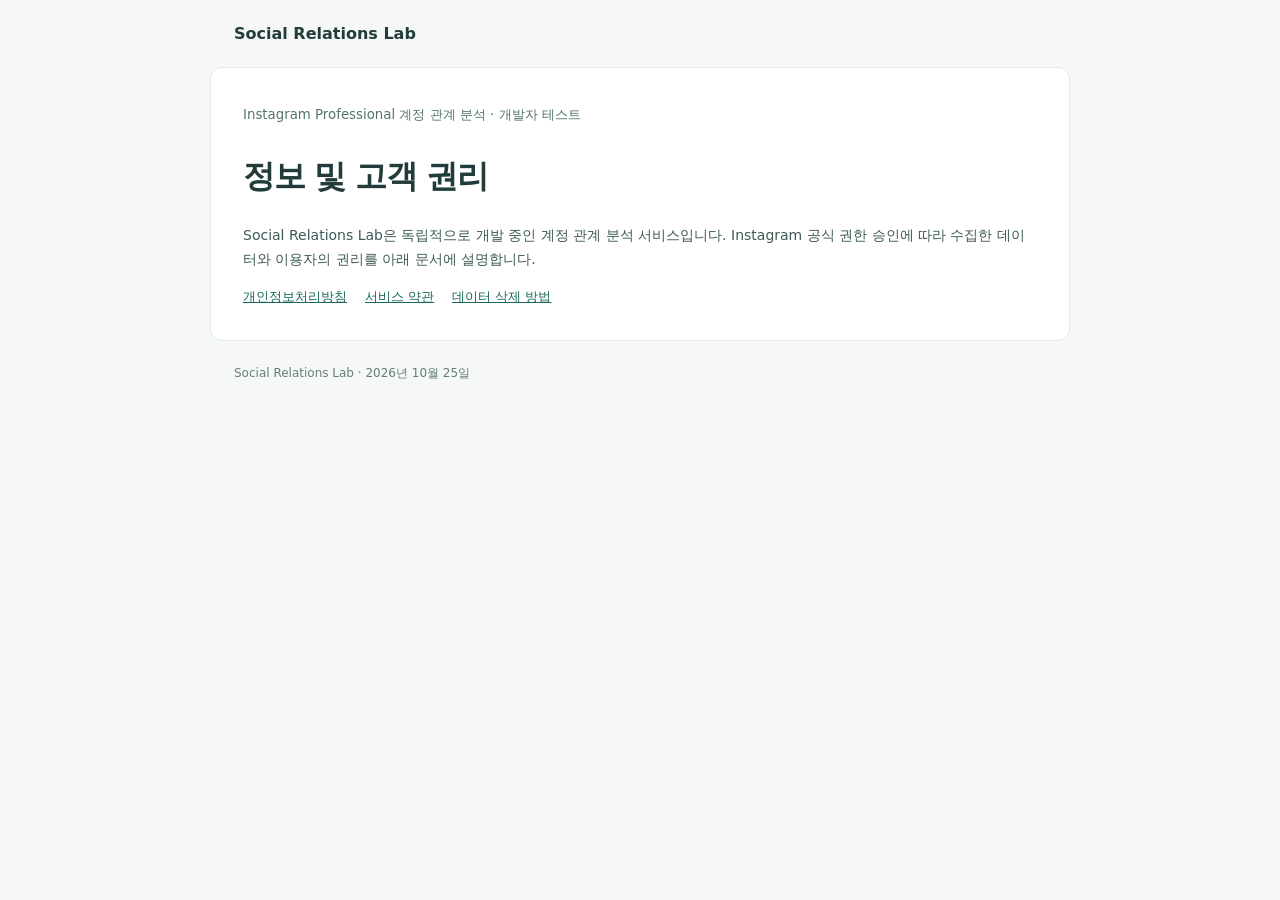
<file: index.html>
<!DOCTYPE html><html lang="ko"><head><meta charset="utf-8"><meta name="viewport" content="width=device-width,initial-scale=1"><title>Social Relations Lab · 개인정보 및 서비스 안내</title><link rel="stylesheet" href="style.css"></head><body><header><strong>Social Relations Lab</strong></header><main><small>Instagram Professional 계정 관계 분석 · 개발자 테스트</small><h1>정보 및 고객 권리</h1><p>Social Relations Lab은 독립적으로 개발 중인 계정 관계 분석 서비스입니다. Instagram 공식 권한 승인에 따라 수집한 데이터와 이용자의 권리를 아래 문서에 설명합니다.</p><nav><a href="privacy.html">개인정보처리방침</a><a href="terms.html">서비스 약관</a><a href="data-deletion.html">데이터 삭제 방법</a></nav></main><footer>Social Relations Lab · 2026년 10월 25일</footer></body></html>
</file>
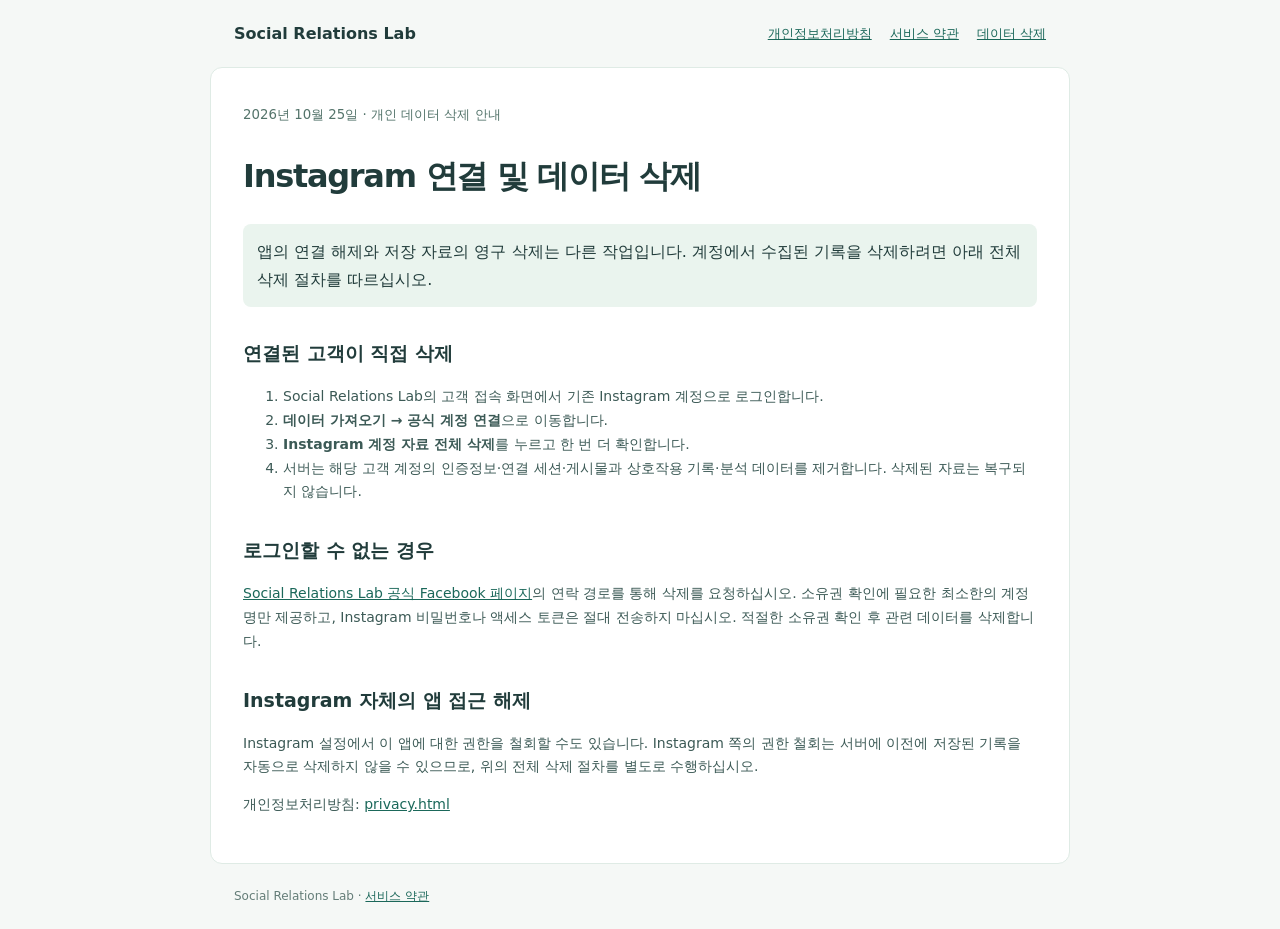
<file: data-deletion.html>
<!DOCTYPE html><html lang="ko"><head><meta charset="utf-8"><meta name="viewport" content="width=device-width,initial-scale=1"><title>Instagram 데이터 삭제 안내 | Social Relations Lab</title><link rel="stylesheet" href="style.css"></head><body>
<header><strong>Social Relations Lab</strong><nav><a href="privacy.html">개인정보처리방침</a><a href="terms.html">서비스 약관</a><a href="data-deletion.html">데이터 삭제</a></nav></header>
<main><small>2026년 10월 25일 · 개인 데이터 삭제 안내</small><h1>Instagram 연결 및 데이터 삭제</h1>
<aside>앱의 연결 해제와 저장 자료의 영구 삭제는 다른 작업입니다. 계정에서 수집된 기록을 삭제하려면 아래 전체 삭제 절차를 따르십시오.</aside>
<h2>연결된 고객이 직접 삭제</h2><ol><li>Social Relations Lab의 고객 접속 화면에서 기존 Instagram 계정으로 로그인합니다.</li><li><strong>데이터 가져오기 → 공식 계정 연결</strong>으로 이동합니다.</li><li><strong>Instagram 계정 자료 전체 삭제</strong>를 누르고 한 번 더 확인합니다.</li><li>서버는 해당 고객 계정의 인증정보·연결 세션·게시물과 상호작용 기록·분석 데이터를 제거합니다. 삭제된 자료는 복구되지 않습니다.</li></ol>
<h2>로그인할 수 없는 경우</h2><p><a href="https://www.facebook.com/profile.php?id=61595894248828">Social Relations Lab 공식 Facebook 페이지</a>의 연락 경로를 통해 삭제를 요청하십시오. 소유권 확인에 필요한 최소한의 계정명만 제공하고, Instagram 비밀번호나 액세스 토큰은 절대 전송하지 마십시오. 적절한 소유권 확인 후 관련 데이터를 삭제합니다.</p>
<h2>Instagram 자체의 앱 접근 해제</h2><p>Instagram 설정에서 이 앱에 대한 권한을 철회할 수도 있습니다. Instagram 쪽의 권한 철회는 서버에 이전에 저장된 기록을 자동으로 삭제하지 않을 수 있으므로, 위의 전체 삭제 절차를 별도로 수행하십시오.</p>
<p>개인정보처리방침: <a href="privacy.html">privacy.html</a></p>
</main><footer>Social Relations Lab · <a href="terms.html">서비스 약관</a></footer></body></html>
</file>
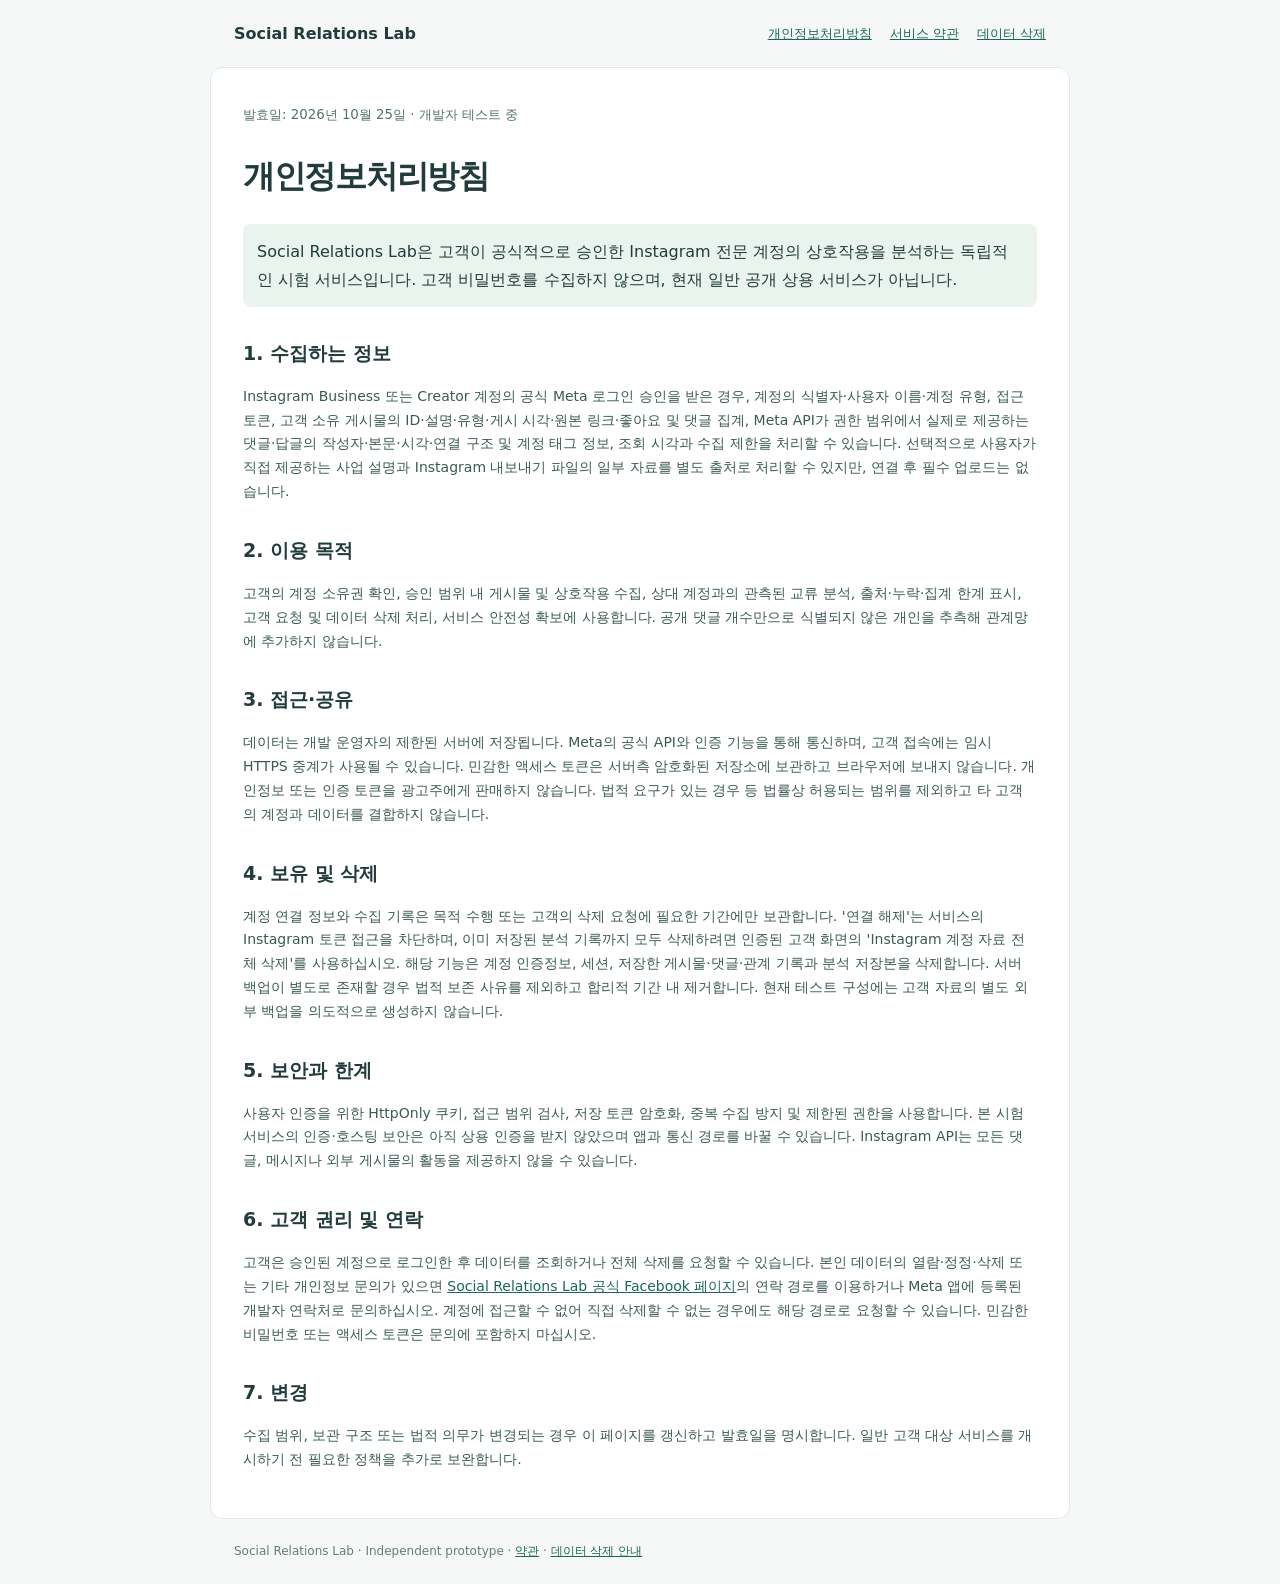
<file: privacy.html>
<!DOCTYPE html><html lang="ko"><head><meta charset="utf-8"><meta name="viewport" content="width=device-width,initial-scale=1"><title>개인정보처리방침 | Social Relations Lab</title><link rel="stylesheet" href="style.css"></head><body>
<header><strong>Social Relations Lab</strong><nav><a href="privacy.html">개인정보처리방침</a><a href="terms.html">서비스 약관</a><a href="data-deletion.html">데이터 삭제</a></nav></header>
<main><small>발효일: 2026년 10월 25일 · 개발자 테스트 중</small><h1>개인정보처리방침</h1>
<aside>Social Relations Lab은 고객이 공식적으로 승인한 Instagram 전문 계정의 상호작용을 분석하는 독립적인 시험 서비스입니다. 고객 비밀번호를 수집하지 않으며, 현재 일반 공개 상용 서비스가 아닙니다.</aside>
<h2>1. 수집하는 정보</h2><p>Instagram Business 또는 Creator 계정의 공식 Meta 로그인 승인을 받은 경우, 계정의 식별자·사용자 이름·계정 유형, 접근 토큰, 고객 소유 게시물의 ID·설명·유형·게시 시각·원본 링크·좋아요 및 댓글 집계, Meta API가 권한 범위에서 실제로 제공하는 댓글·답글의 작성자·본문·시각·연결 구조 및 계정 태그 정보, 조회 시각과 수집 제한을 처리할 수 있습니다. 선택적으로 사용자가 직접 제공하는 사업 설명과 Instagram 내보내기 파일의 일부 자료를 별도 출처로 처리할 수 있지만, 연결 후 필수 업로드는 없습니다.</p>
<h2>2. 이용 목적</h2><p>고객의 계정 소유권 확인, 승인 범위 내 게시물 및 상호작용 수집, 상대 계정과의 관측된 교류 분석, 출처·누락·집계 한계 표시, 고객 요청 및 데이터 삭제 처리, 서비스 안전성 확보에 사용합니다. 공개 댓글 개수만으로 식별되지 않은 개인을 추측해 관계망에 추가하지 않습니다.</p>
<h2>3. 접근·공유</h2><p>데이터는 개발 운영자의 제한된 서버에 저장됩니다. Meta의 공식 API와 인증 기능을 통해 통신하며, 고객 접속에는 임시 HTTPS 중계가 사용될 수 있습니다. 민감한 액세스 토큰은 서버측 암호화된 저장소에 보관하고 브라우저에 보내지 않습니다. 개인정보 또는 인증 토큰을 광고주에게 판매하지 않습니다. 법적 요구가 있는 경우 등 법률상 허용되는 범위를 제외하고 타 고객의 계정과 데이터를 결합하지 않습니다.</p>
<h2>4. 보유 및 삭제</h2><p>계정 연결 정보와 수집 기록은 목적 수행 또는 고객의 삭제 요청에 필요한 기간에만 보관합니다. '연결 해제'는 서비스의 Instagram 토큰 접근을 차단하며, 이미 저장된 분석 기록까지 모두 삭제하려면 인증된 고객 화면의 'Instagram 계정 자료 전체 삭제'를 사용하십시오. 해당 기능은 계정 인증정보, 세션, 저장한 게시물·댓글·관계 기록과 분석 저장본을 삭제합니다. 서버 백업이 별도로 존재할 경우 법적 보존 사유를 제외하고 합리적 기간 내 제거합니다. 현재 테스트 구성에는 고객 자료의 별도 외부 백업을 의도적으로 생성하지 않습니다.</p>
<h2>5. 보안과 한계</h2><p>사용자 인증을 위한 HttpOnly 쿠키, 접근 범위 검사, 저장 토큰 암호화, 중복 수집 방지 및 제한된 권한을 사용합니다. 본 시험 서비스의 인증·호스팅 보안은 아직 상용 인증을 받지 않았으며 앱과 통신 경로를 바꿀 수 있습니다. Instagram API는 모든 댓글, 메시지나 외부 게시물의 활동을 제공하지 않을 수 있습니다.</p>
<h2>6. 고객 권리 및 연락</h2><p>고객은 승인된 계정으로 로그인한 후 데이터를 조회하거나 전체 삭제를 요청할 수 있습니다. 본인 데이터의 열람·정정·삭제 또는 기타 개인정보 문의가 있으면 <a href="https://www.facebook.com/profile.php?id=61595894248828">Social Relations Lab 공식 Facebook 페이지</a>의 연락 경로를 이용하거나 Meta 앱에 등록된 개발자 연락처로 문의하십시오. 계정에 접근할 수 없어 직접 삭제할 수 없는 경우에도 해당 경로로 요청할 수 있습니다. 민감한 비밀번호 또는 액세스 토큰은 문의에 포함하지 마십시오.</p>
<h2>7. 변경</h2><p>수집 범위, 보관 구조 또는 법적 의무가 변경되는 경우 이 페이지를 갱신하고 발효일을 명시합니다. 일반 고객 대상 서비스를 개시하기 전 필요한 정책을 추가로 보완합니다.</p>
</main><footer>Social Relations Lab · Independent prototype · <a href="terms.html">약관</a> · <a href="data-deletion.html">데이터 삭제 안내</a></footer></body></html>
</file>
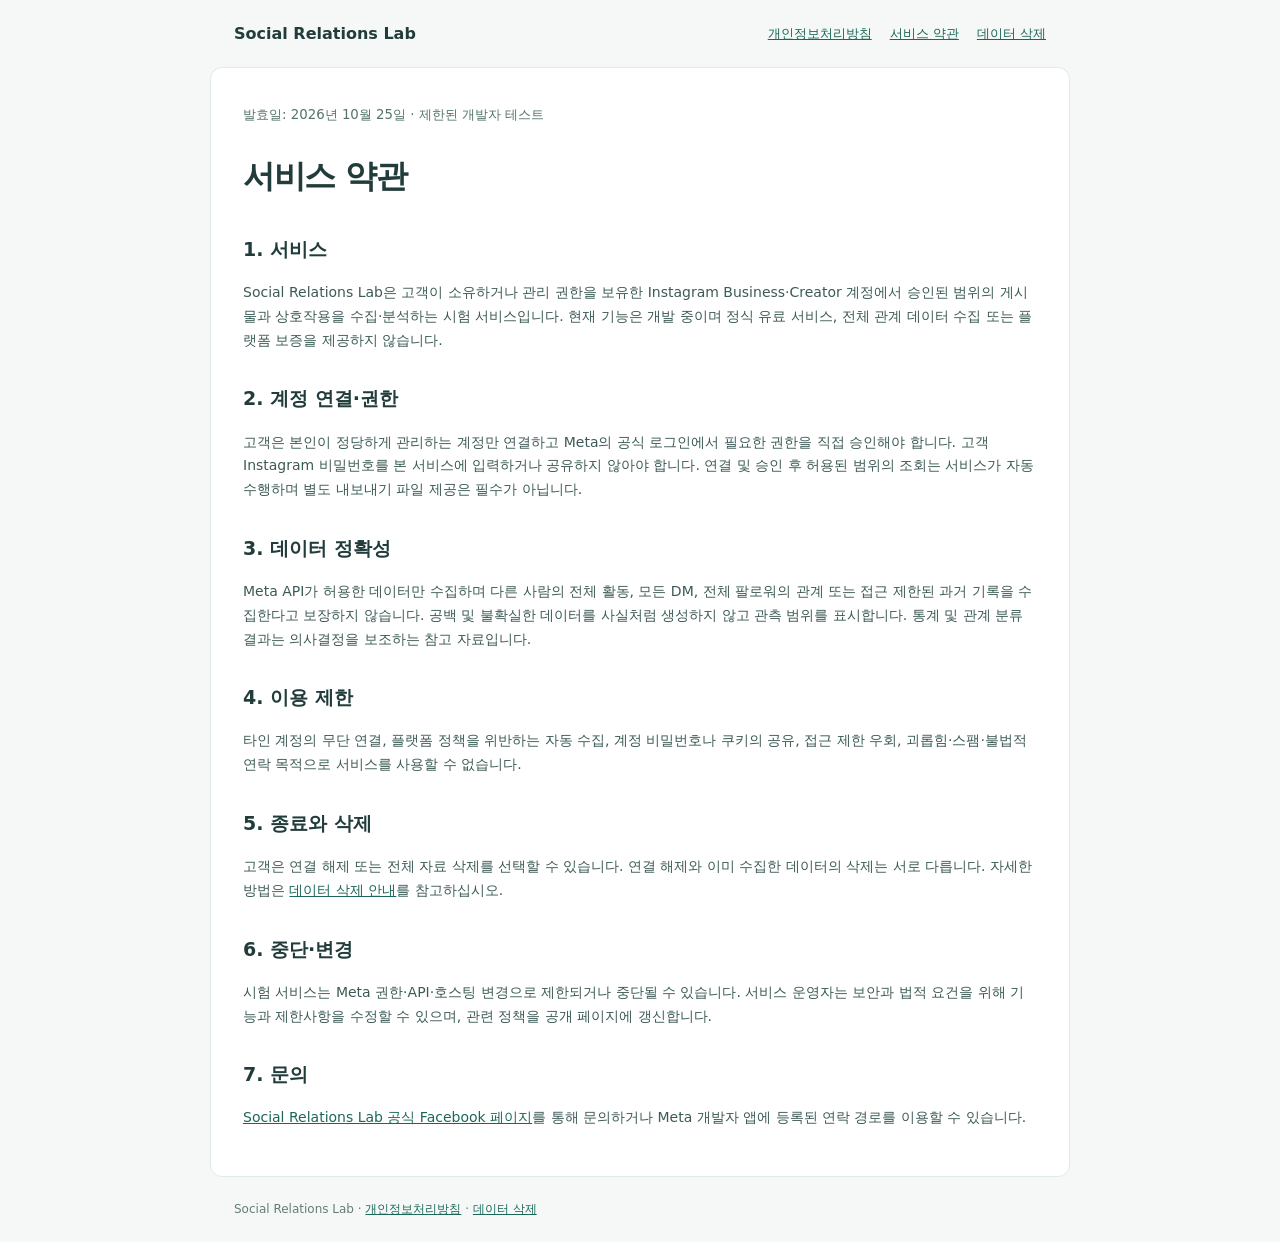
<file: terms.html>
<!DOCTYPE html><html lang="ko"><head><meta charset="utf-8"><meta name="viewport" content="width=device-width,initial-scale=1"><title>서비스 약관 | Social Relations Lab</title><link rel="stylesheet" href="style.css"></head><body>
<header><strong>Social Relations Lab</strong><nav><a href="privacy.html">개인정보처리방침</a><a href="terms.html">서비스 약관</a><a href="data-deletion.html">데이터 삭제</a></nav></header>
<main><small>발효일: 2026년 10월 25일 · 제한된 개발자 테스트</small><h1>서비스 약관</h1>
<h2>1. 서비스</h2><p>Social Relations Lab은 고객이 소유하거나 관리 권한을 보유한 Instagram Business·Creator 계정에서 승인된 범위의 게시물과 상호작용을 수집·분석하는 시험 서비스입니다. 현재 기능은 개발 중이며 정식 유료 서비스, 전체 관계 데이터 수집 또는 플랫폼 보증을 제공하지 않습니다.</p>
<h2>2. 계정 연결·권한</h2><p>고객은 본인이 정당하게 관리하는 계정만 연결하고 Meta의 공식 로그인에서 필요한 권한을 직접 승인해야 합니다. 고객 Instagram 비밀번호를 본 서비스에 입력하거나 공유하지 않아야 합니다. 연결 및 승인 후 허용된 범위의 조회는 서비스가 자동 수행하며 별도 내보내기 파일 제공은 필수가 아닙니다.</p>
<h2>3. 데이터 정확성</h2><p>Meta API가 허용한 데이터만 수집하며 다른 사람의 전체 활동, 모든 DM, 전체 팔로워의 관계 또는 접근 제한된 과거 기록을 수집한다고 보장하지 않습니다. 공백 및 불확실한 데이터를 사실처럼 생성하지 않고 관측 범위를 표시합니다. 통계 및 관계 분류 결과는 의사결정을 보조하는 참고 자료입니다.</p>
<h2>4. 이용 제한</h2><p>타인 계정의 무단 연결, 플랫폼 정책을 위반하는 자동 수집, 계정 비밀번호나 쿠키의 공유, 접근 제한 우회, 괴롭힘·스팸·불법적 연락 목적으로 서비스를 사용할 수 없습니다.</p>
<h2>5. 종료와 삭제</h2><p>고객은 연결 해제 또는 전체 자료 삭제를 선택할 수 있습니다. 연결 해제와 이미 수집한 데이터의 삭제는 서로 다릅니다. 자세한 방법은 <a href="data-deletion.html">데이터 삭제 안내</a>를 참고하십시오.</p>
<h2>6. 중단·변경</h2><p>시험 서비스는 Meta 권한·API·호스팅 변경으로 제한되거나 중단될 수 있습니다. 서비스 운영자는 보안과 법적 요건을 위해 기능과 제한사항을 수정할 수 있으며, 관련 정책을 공개 페이지에 갱신합니다.</p>
<h2>7. 문의</h2><p><a href="https://www.facebook.com/profile.php?id=61595894248828">Social Relations Lab 공식 Facebook 페이지</a>를 통해 문의하거나 Meta 개발자 앱에 등록된 연락 경로를 이용할 수 있습니다.</p>
</main><footer>Social Relations Lab · <a href="privacy.html">개인정보처리방침</a> · <a href="data-deletion.html">데이터 삭제</a></footer></body></html>
</file>
<file: style.css>
:root{font-family:-apple-system,BlinkMacSystemFont,"Noto Sans KR",ui-sans-serif,system-ui,sans-serif;color:#213c3b;background:#f5f8f6}*{box-sizing:border-box}body{margin:0}header,main,footer{max-width:860px;margin:auto;padding:24px}header{display:flex;gap:16px;align-items:center;flex-wrap:wrap;justify-content:space-between}a{color:#1b685a}nav{display:flex;flex-wrap:wrap;gap:18px;font-size:13px}main{background:#fff;border:1px solid #dfebe5;border-radius:12px;line-height:1.7;padding:32px}h1{font-size:32px;letter-spacing:-.04em}h2{font-size:19px;margin-top:30px}p,li{font-size:14px;color:#3c5a56}footer{font-size:12px;color:#647d78}code{overflow-wrap:anywhere}aside{background:#eaf4ee;padding:14px;border-radius:8px}small{color:#54746b}@media(max-width:600px){main{border-radius:0;border-left:0;border-right:0;padding:23px}h1{font-size:26px}}
</file>
